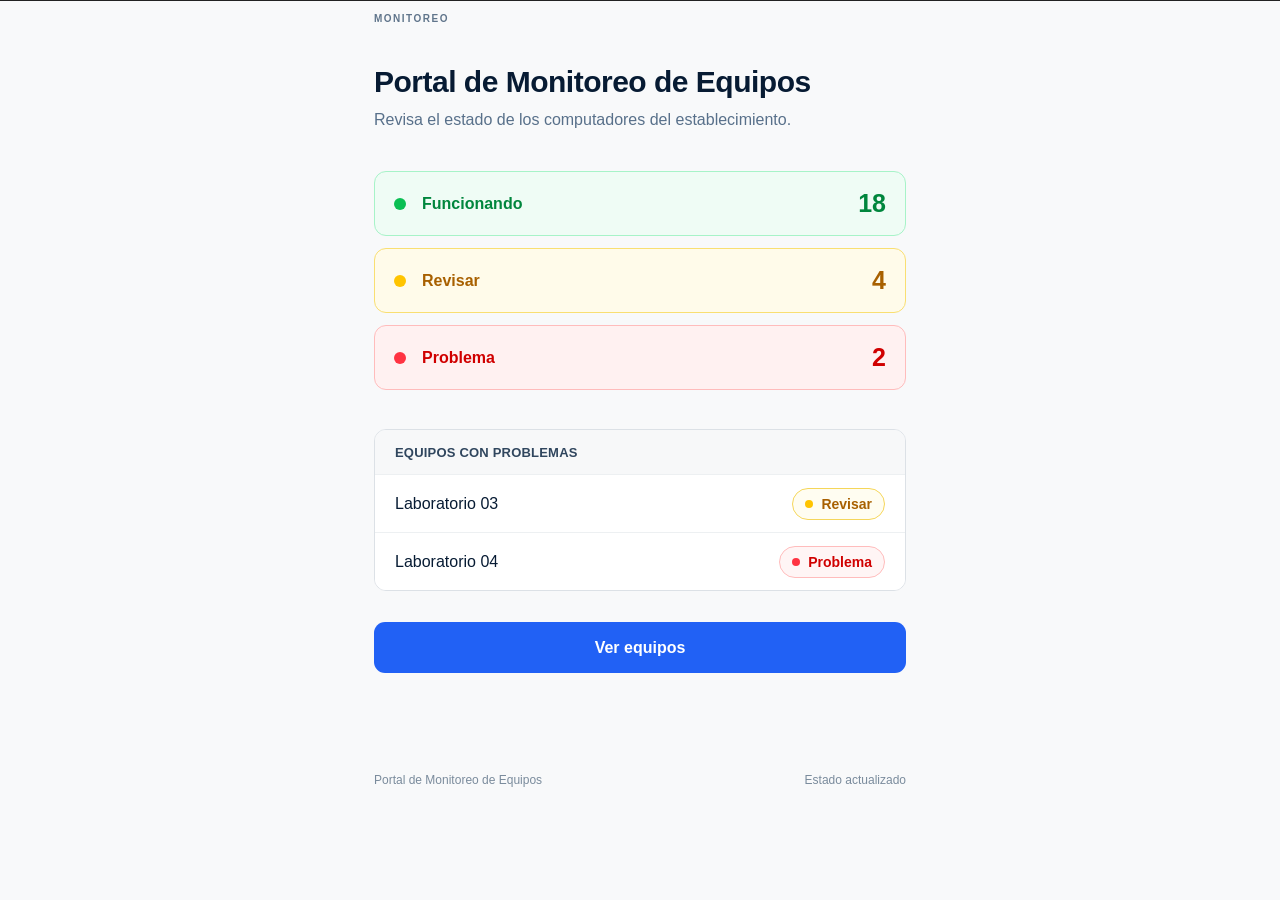
<file: index.html>
<!DOCTYPE html>
<html lang="es">
<head>
  <meta charset="UTF-8">
  <meta name="viewport" content="width=device-width, initial-scale=1.0">
  <meta name="description"content="Portal de monitoreo del estado de los equipos computacionales del establecimiento.">
  <title>Portal de Monitoreo de Equipos</title>
  <link rel="preconnect" href="https://fonts.googleapis.com">
  <link rel="preconnect" href="https://fonts.gstatic.com" crossorigin>

  <linkhref="https://fonts.googleapis.com/css2?family=Inter:wght@400;500;600;700&display=swap" rel="stylesheet">
  <link rel="stylesheet" href="style.css">
</head>

<body>
  <header class="site-header">
    <div class="container header-content">
      <span class="header-label">
        MONITOREO
      </span>
    </div>
  </header>
  <main class="container dashboard">
    <section class="hero-section" aria-labelledby="titulo-principal">
      <h1 id="titulo-principal">
        Portal de Monitoreo de Equipos
      </h1>
      <p class="subtitle">
        Revisa el estado de los computadores del establecimiento.
      </p>

    </section>

    <section class="status-section" aria-label="Resumen del estado de los equipos">
      <article class="summary-card status-working">
        <div class="summary-content">
          <div class="status-label">
            <span class="status-dot"></span>
            <span>Funcionando</span>
          </div>
          <strong class="status-number">
            18
          </strong>
        </div>
      </article>

      <article class="summary-card status-review">
        <div class="summary-content">
          <div class="status-label">
            <span class="status-dot"></span>
            <span>Revisar</span>
          </div>
          <strong class="status-number">
            4
          </strong>
        </div>
      </article>

      <article class="summary-card status-problem">
        <div class="summary-content">
          <div class="status-label">
            <span class="status-dot"></span>
            <span>Problema</span>
          </div>
          <strong class="status-number">
            2
          </strong>
        </div>
      </article>
    </section>

    <section class="problems-section" aria-labelledby="problemas-titulo">
      <div class="problem-box">
        <h2 id="problemas-titulo" class="problem-header">
          EQUIPOS CON PROBLEMAS
        </h2>

        <article class="problem-row">
          <span class="problem-name">
            Laboratorio 03
          </span>
          <span class="badge badge-review">
            <span class="badge-dot"></span>
            Revisar
          </span>
        </article>
        <article class="problem-row">
          <span class="problem-name">
            Laboratorio 04
          </span>
          <span class="badge badge-problem">
            <span class="badge-dot"></span>
            Problema
          </span>
        </article>
      </div>
    </section>
    <section class="action-section" aria-label="Acciones">
      <a href="equipos.html" class="primary-button">
        Ver equipos
      </a>
    </section>
  </main>

  <footer class="site-footer">
    <div class="container footer-content">
      <span>
        Portal de Monitoreo de Equipos
      </span>
      <span>
        Estado actualizado
      </span>
    </div>
  </footer>

</body>

</html>
</file>
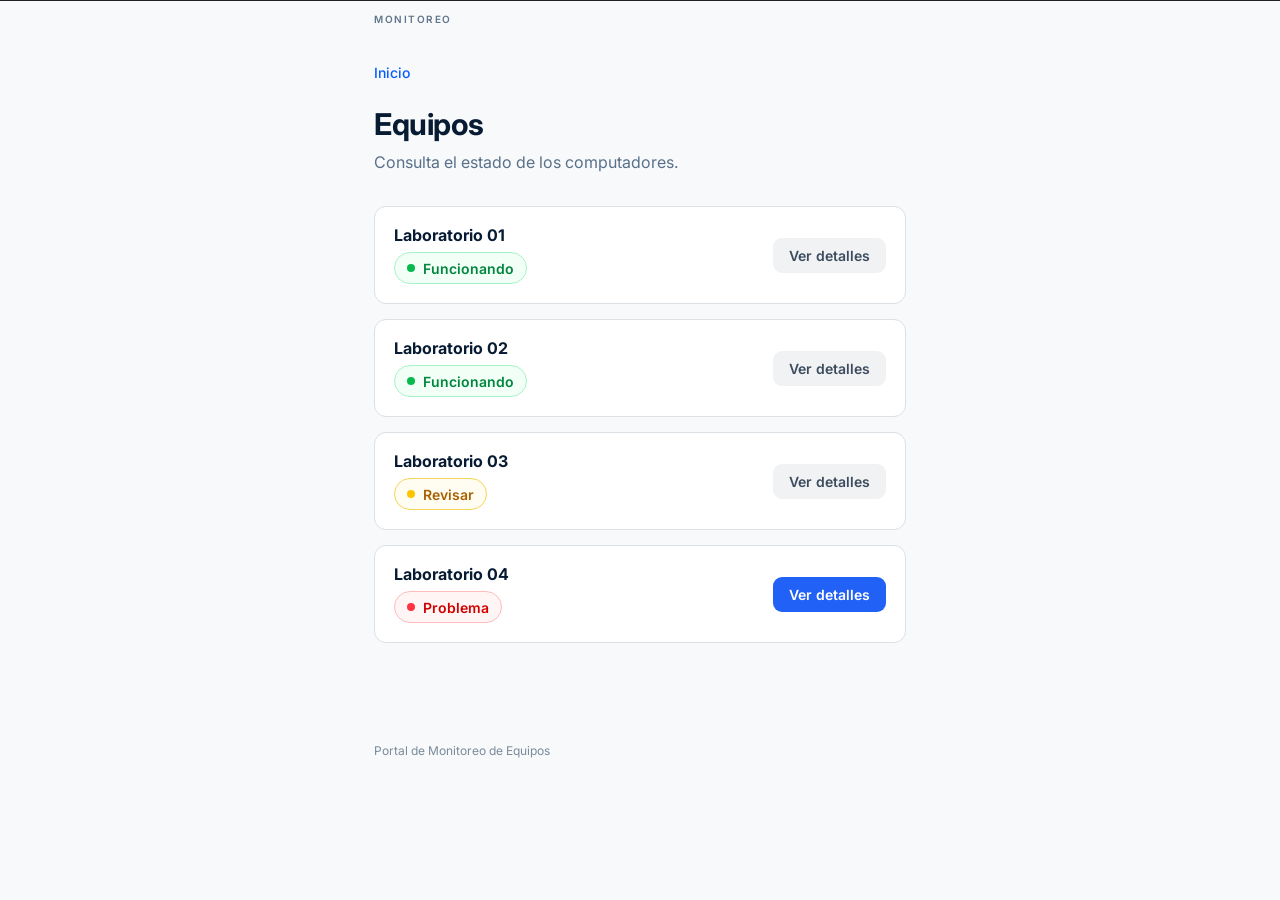
<file: equipos.html>
<!DOCTYPE html>
<html lang="es">
<head>
  <meta charset="UTF-8">
  <meta name="viewport" content="width=device-width, initial-scale=1.0">
  <meta name="description" content="Listado de equipos del establecimiento.">
  <title>Equipos | Portal de Monitoreo</title>
  <link rel="preconnect" href="https://fonts.googleapis.com">
  <link rel="preconnect" href="https://fonts.gstatic.com" crossorigin>
  <link href="https://fonts.googleapis.com/css2?family=Inter:wght@400;500;600;700&display=swap" rel="stylesheet">
  <link rel="stylesheet" href="style.css">
</head>

<body>
  <header class="site-header">
    <div class="container header-content">
      <span class="header-label">
        MONITOREO
      </span>
    </div>
  </header>
  <main class="container equipment-page">
    <section class="page-heading" aria-labelledby="titulo-equipos">
      <a href="index.html" class="back-link">
       Inicio
      </a>
      <h1 id="titulo-equipos">
        Equipos
      </h1>
      <p class="subtitle">
        Consulta el estado de los computadores.
      </p>
    </section>
    <section class="equipment-section" aria-label="Listado de computadores">

      <article class="equipment-card">
        <div class="equipment-info">
          <h2>
            Laboratorio 01
          </h2>
          <span class="badge badge-working">
            <span class="badge-dot"></span>
            Funcionando
          </span>
        </div>
        <a href="laboratorio-01.html" class="secondary-button">
          Ver detalles
        </a>
      </article>

      <article class="equipment-card">
        <div class="equipment-info">
          <h2>
            Laboratorio 02
          </h2>
          <span class="badge badge-working">
            <span class="badge-dot"></span>
            Funcionando
          </span>
        </div>
        <a href="laboratorio-02.html" class="secondary-button">
          Ver detalles
        </a>
      </article>

      <article class="equipment-card">
        <div class="equipment-info">
          <h2>
            Laboratorio 03
          </h2>
          <span class="badge badge-review">
            <span class="badge-dot"></span>
            Revisar
          </span>
        </div>
        <a href="laboratorio-03.html" class="secondary-button">
          Ver detalles
        </a>
      </article>

      <article class="equipment-card">
        <div class="equipment-info">
          <h2>
            Laboratorio 04
          </h2>
          <span class="badge badge-problem">
            <span class="badge-dot"></span>
            Problema
          </span>
        </div>
        <a href="laboratorio-04.html" class="secondary-button button-selected">
          Ver detalles
        </a>
      </article>
    </section>
  </main>

  <footer class="site-footer">
    <div class="container footer-content">
      <span>
        Portal de Monitoreo de Equipos
      </span>
    </div>
  </footer>

</body>

</html>
</file>
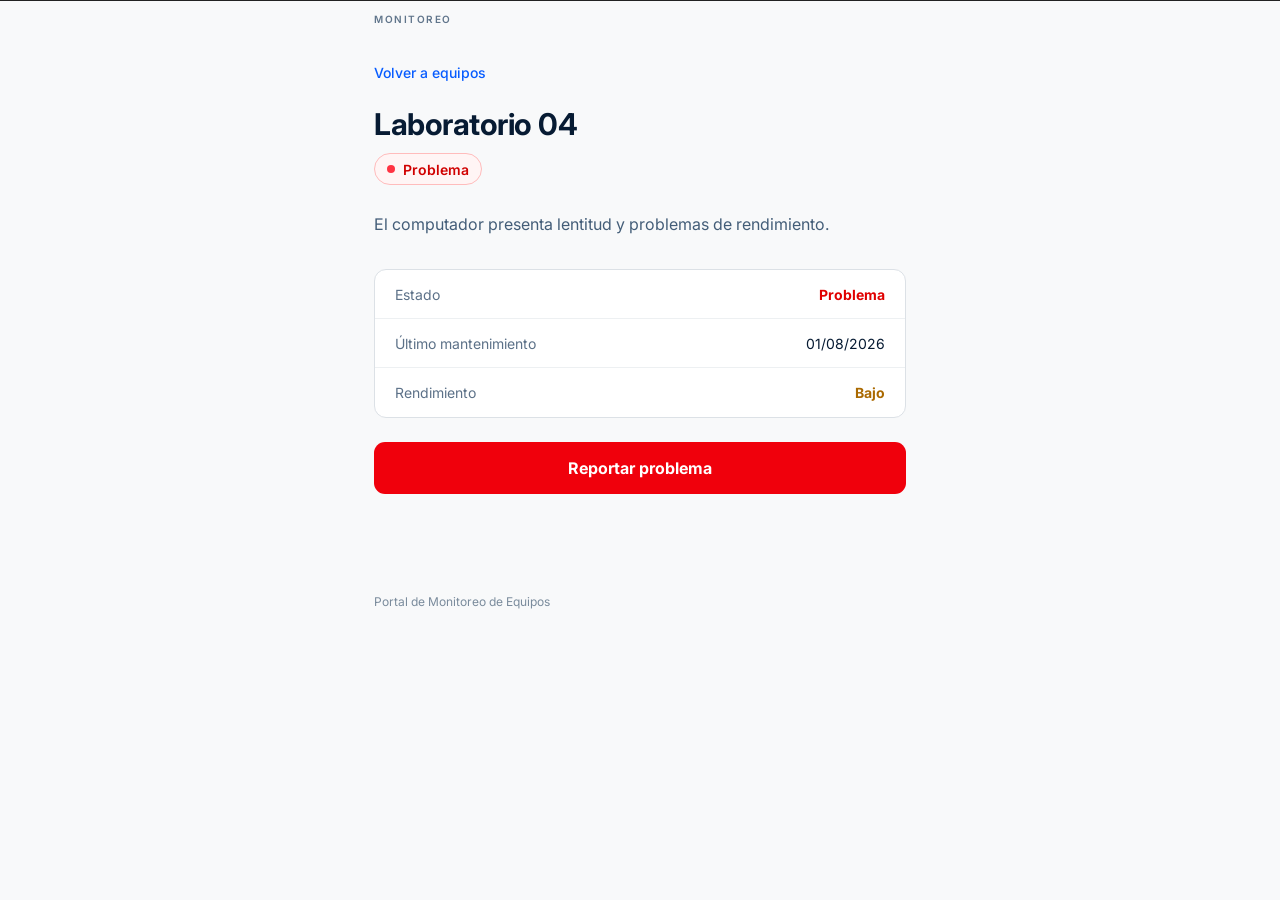
<file: lab.html>
<!DOCTYPE html>
<html lang="es">
<head>
  <meta charset="UTF-8">
  <meta name="viewport" content="width=device-width, initial-scale=1.0">
  <meta name="description" content="Detalle del estado del Laboratorio 04.">

  <title>Laboratorio 04 | Monitoreo</title>

  <link rel="preconnect" href="https://fonts.googleapis.com">
  <link rel="preconnect" href="https://fonts.gstatic.com" crossorigin>
  <link href="https://fonts.googleapis.com/css2?family=Inter:wght@400;500;600;700&display=swap" rel="stylesheet">
  <link rel="stylesheet" href="style.css">
</head>

<body>
  <header class="site-header">
    <div class="container header-content">
      <span class="header-label">
        MONITOREO
      </span>
    </div>
  </header>
  <main class="container detail-page">
    <section class="detail-heading" aria-labelledby="titulo-laboratorio">
      <a href="equipos.html" class="back-link">
        Volver a equipos
      </a>
      <h1 id="titulo-laboratorio">
        Laboratorio 04
      </h1>
      <div class="detail-status">
        <span class="badge badge-problem">
          <span class="badge-dot"></span>
          Problema
        </span>
      </div>
      <p class="detail-description">
        El computador presenta lentitud y problemas de rendimiento.
      </p>
    </section>
    <section class="details-section" aria-labelledby="informacion-equipo">
      <h2 id="informacion-equipo" class="visually-hidden">
        Información del equipo
      </h2>
      <div class="data-box">
        <div class="data-row">
          <span>
            Estado
          </span>
          <strong class="red">
            Problema
          </strong>
        </div>
        <div class="data-row">
          <span>
            Último mantenimiento
          </span>
          <span class="dark-text">
            01/08/2026
          </span>
        </div>
        <div class="data-row">
          <span>
            Rendimiento
          </span>
          <strong class="orange">
            Bajo
          </strong>
        </div>
      </div>
    </section>
    <section class="action-section detail-action" aria-label="Reportar problema">
      <button type="button" class="report-button" onclick="reportarProblema()">
        Reportar problema
      </button>
    </section>
  </main>
  <footer class="site-footer">
    <div class="container footer-content">
      <span>
        Portal de Monitoreo de Equipos
      </span>
    </div>
  </footer>

  <script>
    function reportarProblema() {
      alert(
        "Problema reportado para Laboratorio 04."
      );
    }
  </script>

</body>

</html>
</file>
<file: style.css>
* {
  box-sizing: border-box;
}

html {
  scroll-behavior: smooth;
}

body {
  margin: 0;
  min-height: 100vh;
  background: #f8f9fa;
  color: #071b33;
  font-family: "Inter", Arial, sans-serif;
  border-top: 1px solid #222;
}

img {
  max-width: 100%;
  display: block;
}

a {
  color: inherit;
  text-decoration: none;
}

button {
  font-family: inherit;
}

.container {
  width: min(532px, calc(100% - 40px));
  margin-left: auto;
  margin-right: auto;
}

.site-header {
  width: 100%;
}

.header-content {
  min-height: 35px;
  display: flex;
  align-items: center;
}

.header-label {
  color: #60758b;
  font-size: 10px;
  font-weight: 600;
  letter-spacing: 1.5px;
}

h1, h2, p {
  margin-top: 0;
}

h1 {
  margin-bottom: 0;
  font-size: 30px;
  line-height: 1.2;
  font-weight: 700;
  letter-spacing: -0.5px;
}

.subtitle {
  margin-top: 8px;
  margin-bottom: 0;
  color: #58708a;
  font-size: 16px;
  line-height: 24px;
  font-weight: 400;
}

.dashboard {
  padding-top: 28px;
  padding-bottom: 60px;
}

.hero-section {
  display: flex;
  flex-direction: column;
  align-items: flex-start;
}

.status-section {
  margin-top: 39px;
  display: flex;
  flex-direction: column;
  gap: 12px;
}

.summary-card {
  width: 100%;
  min-height: 65px;
  padding: 0 19px;
  border: 1px solid;
  border-radius: 12px;
  display: flex;
  align-items: center;
  justify-content: space-between;
}

.summary-content {
  width: 100%;
  display: flex;
  align-items: center;
  justify-content: space-between;
}

.status-label {
  display: flex;
  align-items: center;
  gap: 16px;
  font-size: 16px;
  font-weight: 600;
}

.status-number {
  font-size: 25px;
  line-height: 1;
  font-weight: 700;
}

.status-dot {
  width: 12px;
  height: 12px;
  border-radius: 50%;
  flex: 0 0 12px;
}

.status-working {
  background: #effcf5;
  border-color: #a7f3c8;
  color: #00863d;
}

.status-working .status-dot {
  background: #0abf53;
}

.status-review {
  background: #fffbea;
  border-color: #f9df72;
  color: #a86000;
}

.status-review .status-dot {
  background: #ffc400;
}

.status-problem {
  background: #fff1f1;
  border-color: #ffbcbc;
  color: #d00000;
}

.status-problem .status-dot {
  background: #ff3342;
}

.problems-section {
  margin-top: 39px;
}

.problem-box {
  overflow: hidden;
  background: #ffffff;
  border: 1px solid #dce1e6;
  border-radius: 12px;
}

.problem-header {
  min-height: 44px;
  margin: 0;
  padding: 0 20px;
  display: flex;
  align-items: center;
  background: #f7f8f9;
  color: #30465e;
  font-size: 13px;
  font-weight: 700;
  letter-spacing: 0.2px;
}

.problem-row {
  min-height: 58px;
  padding: 0 20px;
  display: flex;
  align-items: center;
  justify-content: space-between;
  gap: 20px;
  border-top: 1px solid #edf0f2;
  background: #ffffff;
}

.problem-name {
  color: #071b33;
  font-size: 16px;
}

.badge {
  min-width: 90px;
  min-height: 32px;
  padding: 5px 12px;
  display: inline-flex;
  align-items: center;
  justify-content: center;
  gap: 8px;
  border-radius: 18px;
  font-size: 14px;
  font-weight: 600;
  white-space: nowrap;
}

.badge-dot {
  width: 8px;
  height: 8px;
  border-radius: 50%;
  flex: 0 0 8px;
}

.badge-working {
  color: #00863d;
  background: #f1fff7;
  border: 1px solid #a7f3c8;
}

.badge-working .badge-dot {
  background: #08b94e;
}

.badge-review {
  color: #a86000;
  background: #fffdf1;
  border: 1px solid #f5d65a;
}

.badge-review .badge-dot {
  background: #ffc400;
}

.badge-problem {
  color: #d00000;
  background: #fff5f5;
  border: 1px solid #ffbcbc;
}

.badge-problem .badge-dot {
  background: #ff3342;
}

.action-section {
  margin-top: 31px;
  display: flex;
}

.primary-button {
  width: 100%;
  min-height: 51px;
  padding: 0 20px;
  display: flex;
  align-items: center;
  justify-content: center;
  border-radius: 11px;
  background: #2161f5;
  color: #ffffff;
  font-size: 16px;
  font-weight: 700;
  transition:
    background 0.2s ease,
    transform 0.2s ease;
}

.primary-button:hover {
  background: #1554e5;
}

.primary-button:active {
  transform: scale(0.99);
}

.equipment-page {
  padding-top: 28px;
  padding-bottom: 60px;
}
.page-heading {
  display: flex;
  flex-direction: column;
  align-items: flex-start;
}

.back-link {
  margin-bottom: 25px;
  color: #075cff;
  font-size: 14px;
  font-weight: 500;
  transition: opacity 0.2s ease;
}

.back-link:hover {
  opacity: 0.7;
}

.equipment-section {
  margin-top: 32px;
  display: flex;
  flex-direction: column;
  gap: 15px;
}

.equipment-card {
  width: 100%;
  min-height: 91px;
  padding: 19px;
  display: flex;
  align-items: center;
  justify-content: space-between;
  gap: 20px;
  background: #ffffff;
  border: 1px solid #dce1e6;
  border-radius: 12px;
  transition:
    border-color 0.2s ease,
    box-shadow 0.2s ease;
}

.equipment-card:hover {
  border-color: #cbd3dc;
  box-shadow:
    0 3px 10px rgba(7, 27, 51, 0.05);
}

.equipment-info {
  display: flex;
  flex-direction: column;
  align-items: flex-start;
  gap: 7px;
}

.equipment-info h2 {
  margin: 0;
  color: #071b33;
  font-size: 16px;
  line-height: 19px;
  font-weight: 700;
}

.secondary-button {
  min-height: 35px;
  padding: 0 16px;
  display: flex;
  align-items: center;
  justify-content: center;
  border-radius: 9px;
  background: #f1f2f4;
  color: #3c4c5e;
  font-size: 14px;
  font-weight: 600;
  white-space: nowrap;
  transition:
    background 0.2s ease,
    color 0.2s ease;
}

.secondary-button:hover {
  background: #e5e7ea;
}

.secondary-button.button-selected {
  background: #2161f5;

  color: #ffffff;
}

.secondary-button.button-selected:hover {
  background: #1554e5;
}


.detail-page {
  padding-top: 28px;
  padding-bottom: 60px;
}

.detail-heading {
  display: flex;
  flex-direction: column;
  align-items: flex-start;
}

.detail-status {
  margin-top: 11px;
}

.detail-description {
  max-width: 100%;
  margin-top: 27px;
  margin-bottom: 0;
  color: #435d78;
  font-size: 16px;
  line-height: 24px;
}

.details-section {
  margin-top: 33px;
}

.data-box {
  overflow: hidden;
  background: #ffffff;
  border: 1px solid #dce1e6;
  border-radius: 12px;
}

.data-row {
  min-height: 49px;
  padding: 0 20px;
  display: flex;
  align-items: center;
  justify-content: space-between;
  gap: 20px;
  border-bottom: 1px solid #edf0f2;
  color: #5c7188;
  font-size: 14px;
}

.data-row:last-child {
  border-bottom: none;
}

.dark-text {
  color: #071b33;
}

.red {
  color: #e00000;
}

.orange {
  color: #aa6900;
}

.detail-action {
  margin-top: 24px;
}
.report-button {
  width: 100%;
  min-height: 52px;
  padding: 0 20px;
  border: none;
  border-radius: 11px;
  background: #f0000c;
  color: #ffffff;
  font-size: 16px;
  font-weight: 700;
  cursor: pointer;
  transition:
    background 0.2s ease,
    transform 0.2s ease;
}

.report-button:hover {
  background: #d9000b;
}

.report-button:active {
  transform: scale(0.99);
}

.site-footer {
  margin-top: 20px;
  padding: 20px 0 30px;
  color: #7a8b9c;
  font-size: 12px;
}

.footer-content {
  display: flex;
  align-items: center;
  justify-content: space-between;
  gap: 20px;
}

.visually-hidden {
  position: absolute;
  width: 1px;
  height: 1px;
  padding: 0;
  margin: -1px;
  overflow: hidden;
  clip: rect(0, 0, 0, 0);
  white-space: nowrap;
  border: 0;
}

@media (max-width: 600px) {
  .container {
    width: calc(100% - 32px);
  }
  .dashboard,
  .equipment-page,
  .detail-page {
    padding-top: 25px;
  }
  h1 {
    font-size: 27px;
  }

  .summary-card {
    min-height: 62px;
  }

  .problem-row {
    padding: 0 16px;
  }

  .equipment-card {
    padding: 16px;
  }

  .equipment-card,
  .problem-row {
    gap: 12px;
  }

  .secondary-button {
    padding: 0 12px;
  }

  .footer-content {
    flex-direction: column;

    align-items: flex-start;
  }
}
</file>
